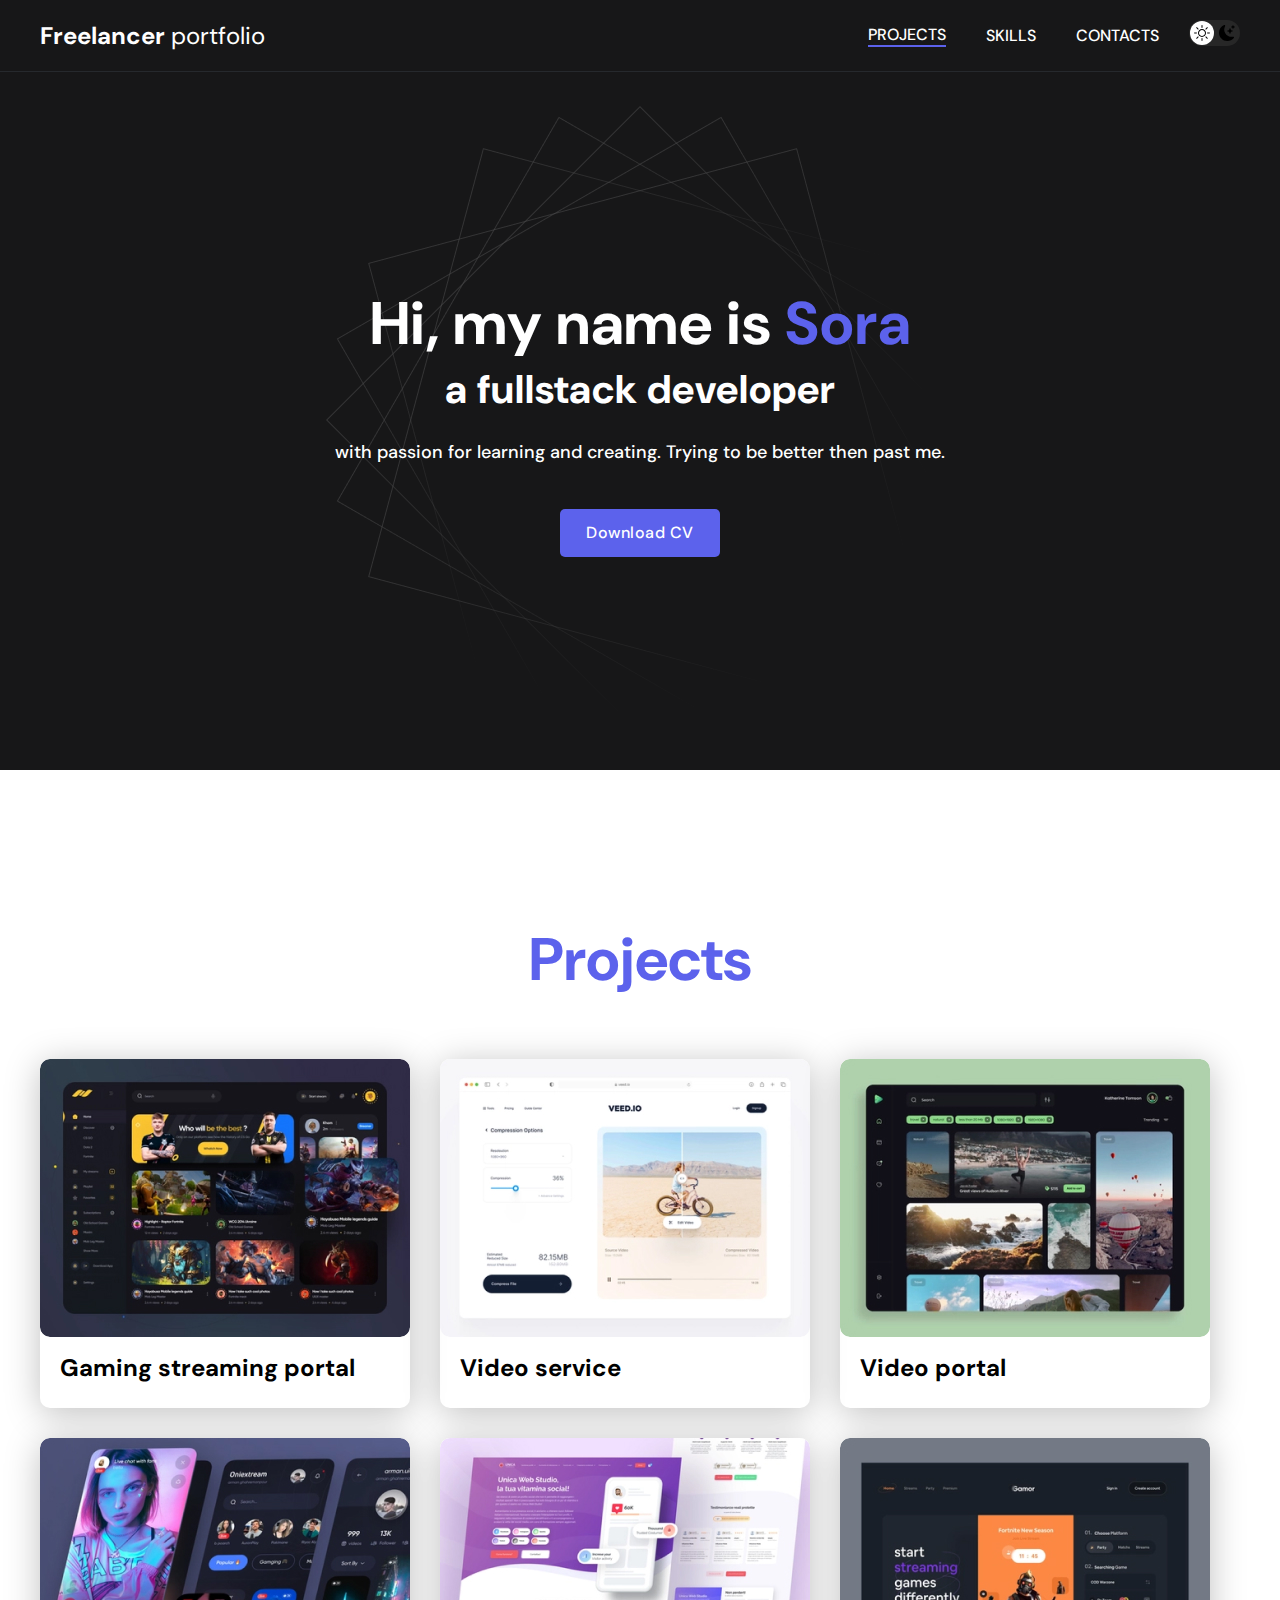
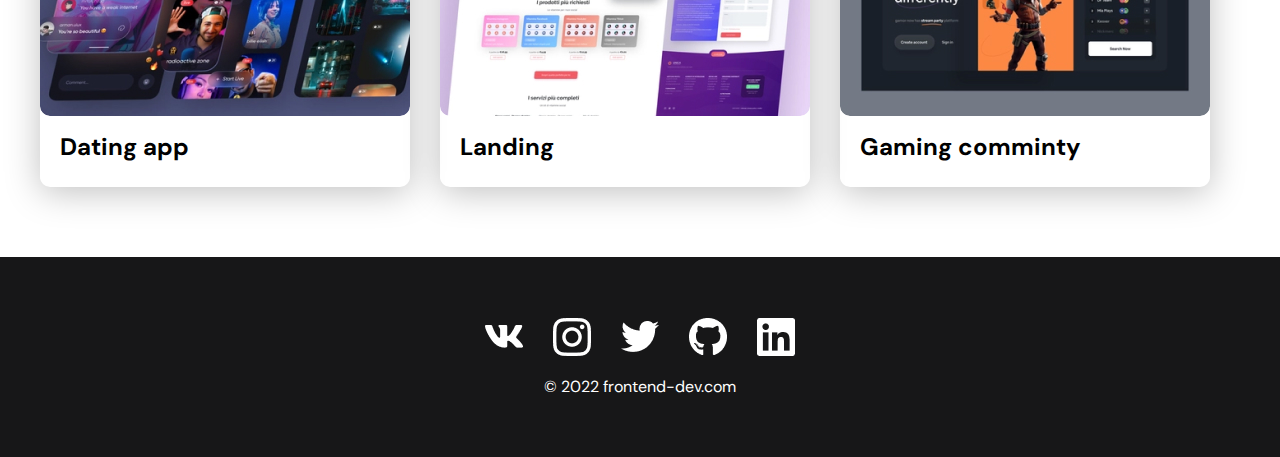
<file: index.html>
<!DOCTYPE html>
<html lang="en">
    <head>
        <link rel="stylesheet" href="./css/main.css">
        <link rel="shortcut icon" href="./src//free-icon-pc-2292038.png" type="image/x-icon">
        <meta http-equiv="Content-type" content="text/html; charset=UTF-8">
        <title>Portfolio</title>
    </head>
    <body>
        <nav class="nav">
            <div class="container">
                <a href="#!" class="logo"><span class="logo-first_part">Freelancer</span> portfolio</a>

                <button class="btn-theme-mode">
                    <img src="./src/theme-mode/Sun.svg" alt="light mode" class="btn-dark-mode__icon">
                    <img src="./src/theme-mode/Moon.svg" alt="" class="btn-light-mode__icon">
                </button>
                
                <ul class="nav_bar">
                    <li class="nav_bar--active"><a href="#projects">PROJECTS</a></li>
                    <li><a href="./public/skills.html">SKILLS</a></li>
                    <li><a href="./public/contacts.html">CONTACTS</a></li>
                </ul>
            </div>
        </nav>

        <header class="header">
            <div class="container">
                <div class="welcome-preview">
                    <h1 class="header-header">Hi, my name is <span class="my-name">Sora</span></h1>
                    <p class="smaller-header">a fullstack developer</p>
                    <p class="welcome-description">
                        with passion for learning and creating. Trying to be better then past me.
                    </p>
                    <button class="btn-cv">Download CV</button>
                </div>
            </div>
        </header>

        <main class="main">
            <div class="container">
                <div class="projects" id="projects">
                    <h2 class="projects-header">Projects</h2>

                    <ul class="project-cards">
                        <li class="project-item">
                            <img src="./src/content-cards/01.jpg" alt="">
                            <h3 class="project-card-name"><a href="./public/project-page.html">Gaming streaming portal</a></h3>
                        </li>
                        <li class="project-item">
                            <img src="./src/content-cards/02.jpg" alt="">
                            <h3 class="project-card-name"><a href="./public/project-page.html">Video service</a></h3>
                        </li>
                        <li class="project-item">
                            <img src="./src/content-cards/03.jpg" alt="">
                            <h3 class="project-card-name"><a href="./public/project-page.html">Video portal</a></h3>
                        </li>
                        <li class="project-item">
                            <img src="./src/content-cards/04.jpg" alt="">
                            <h3 class="project-card-name"><a href="./public/project-page.html">Dating app</a></h3>
                        </li>
                        <li class="project-item">
                            <img src="./src/content-cards/05.jpg" alt="">
                            <h3 class="project-card-name"><a href="./public/project-page.html">Landing</a></h3>
                        </li>
                        <li class="project-item">
                            <img src="./src/content-cards/06.jpg" alt="">
                            <h3 class="project-card-name"><a href="./public/project-page.html">Gaming comminty</a></h3>
                        </li>
                    </ul>
                </div>
            </div>
        </main>
        
        <footer class="footer">
            <div class="container">
                <ul class="footer-links">
                    <li><a href="#!" class="link"><img src="./src/footer-icons/Vector-1.png" alt="vk.png"></a></li>
                    <li><a href="#!" class="link"><img src="./src/footer-icons/Vector.png" alt="instagram.png"></a></li>
                    <li><a href="#!" class="link"><img src="./src/footer-icons/Vector-2.png" alt="twitter.png"></a></li>
                    <li><a href="#!" class="link"><img src="./src/footer-icons/Vector-3.png" alt="github.png"></a></li>
                    <li><a href="#!" class="link"><img src="./src/footer-icons/Vector-4.png" alt="linkedin.png"></a></li>
                </ul>
                <span class="copyright">© 2022 frontend-dev.com</span>
            </div>
        </footer>

        <script src="./js/main.js"></script>
    </body>
</html>
</file>
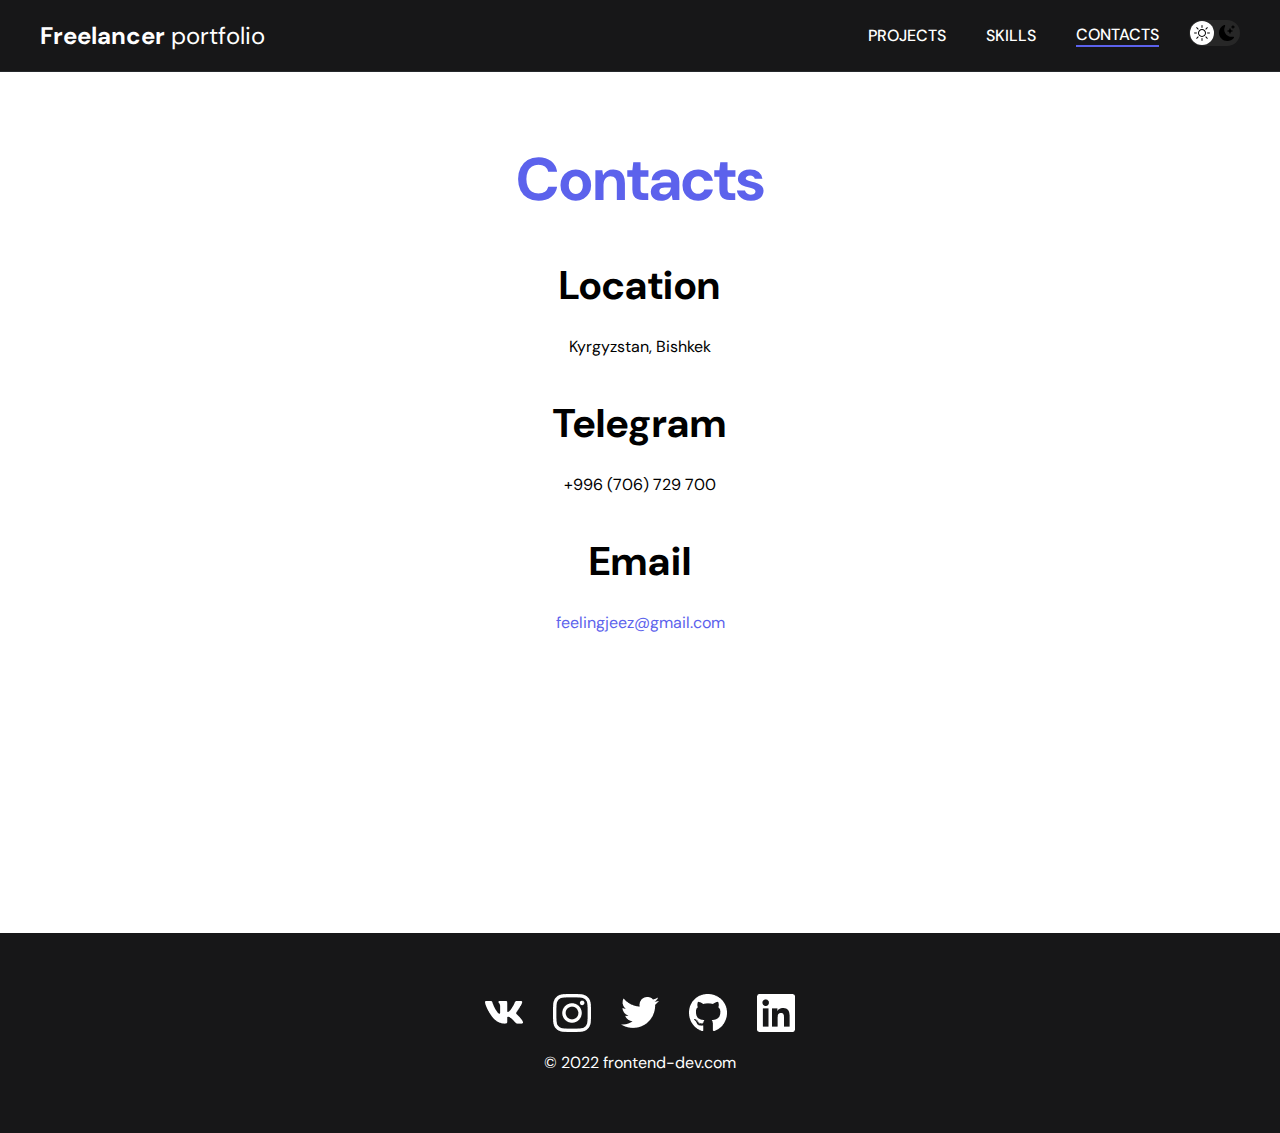
<file: public/contacts.html>
<!DOCTYPE html>
<html lang="en">
    <head>
        <link rel="stylesheet" href="../css/main.css">
        <link rel="shortcut icon" href="../src/free-icon-pc-2292038.png" type="image/x-icon">
        <meta http-equiv="Content-type" content="text/html; charset=UTF-8">
        <title>Portofolio</title>
    </head>
    <body>
        <nav class="nav">
            <div class="container">
                <a href="../index.html" class="logo"><span class="logo-first_part">Freelancer</span> portfolio</a>
                
                <button class="btn-theme-mode">
                    <img src="../src/theme-mode/Sun.svg" alt="light mode" class="btn-dark-mode__icon">
                    <img src="../src/theme-mode/Moon.svg" alt="" class="btn-light-mode__icon">
                </button>

                <ul class="nav_bar">
                    <li><a href="../index.html#projects">PROJECTS</a></li>
                    <li><a href="../public/skills.html">SKILLS</a></li>
                    <li class="nav_bar--active"><a href="#!">CONTACTS</a></li> 
                </ul>
            </div>
        </nav>

        <main class="contacts-main">
            <div class="container">
                <h2 class="contact-header">Contacts</h2>

                <div class="location">
                    <h3 class="smaller-header">Location</h3>
                    <p>Kyrgyzstan, Bishkek</p>
                </div>

                <div class="socweb">
                    <h3 class="smaller-header">Telegram</h3>
                    <a href="https://web.telegram.org/a/#915441187" target="_blank">+996 (706) 729 700</a>
                </div>

                <div class="email">
                    <h3 class="smaller-header">Email</h3>
                    <a href="#!" class="email-link" target="_blank">feelingjeez@gmail.com</a>
                </div>
            </div>
        </main>

        <footer class="footer">
            <div class="container">
                <ul class="footer-links">
                    <li><a href="#!" class="link"><img src="../src/footer-icons/Vector-1.png" alt="vk.png"></a></li>
                    <li><a href="#!" class="link"><img src="../src/footer-icons/Vector.png" alt="instagram.png"></a></li>
                    <li><a href="#!" class="link"><img src="../src/footer-icons/Vector-2.png" alt="twitter.png"></a></li>
                    <li><a href="#!" class="link"><img src="../src/footer-icons/Vector-3.png" alt="github.png"></a></li>
                    <li><a href="#!" class="link"><img src="../src/footer-icons/Vector-4.png" alt="linkedin.png"></a></li>
                </ul>
                <span class="copyright">© 2022 frontend-dev.com</span>
            </div>
        </footer>

        <script src="../js/main.js"></script>
    </body>
</html>
</file>
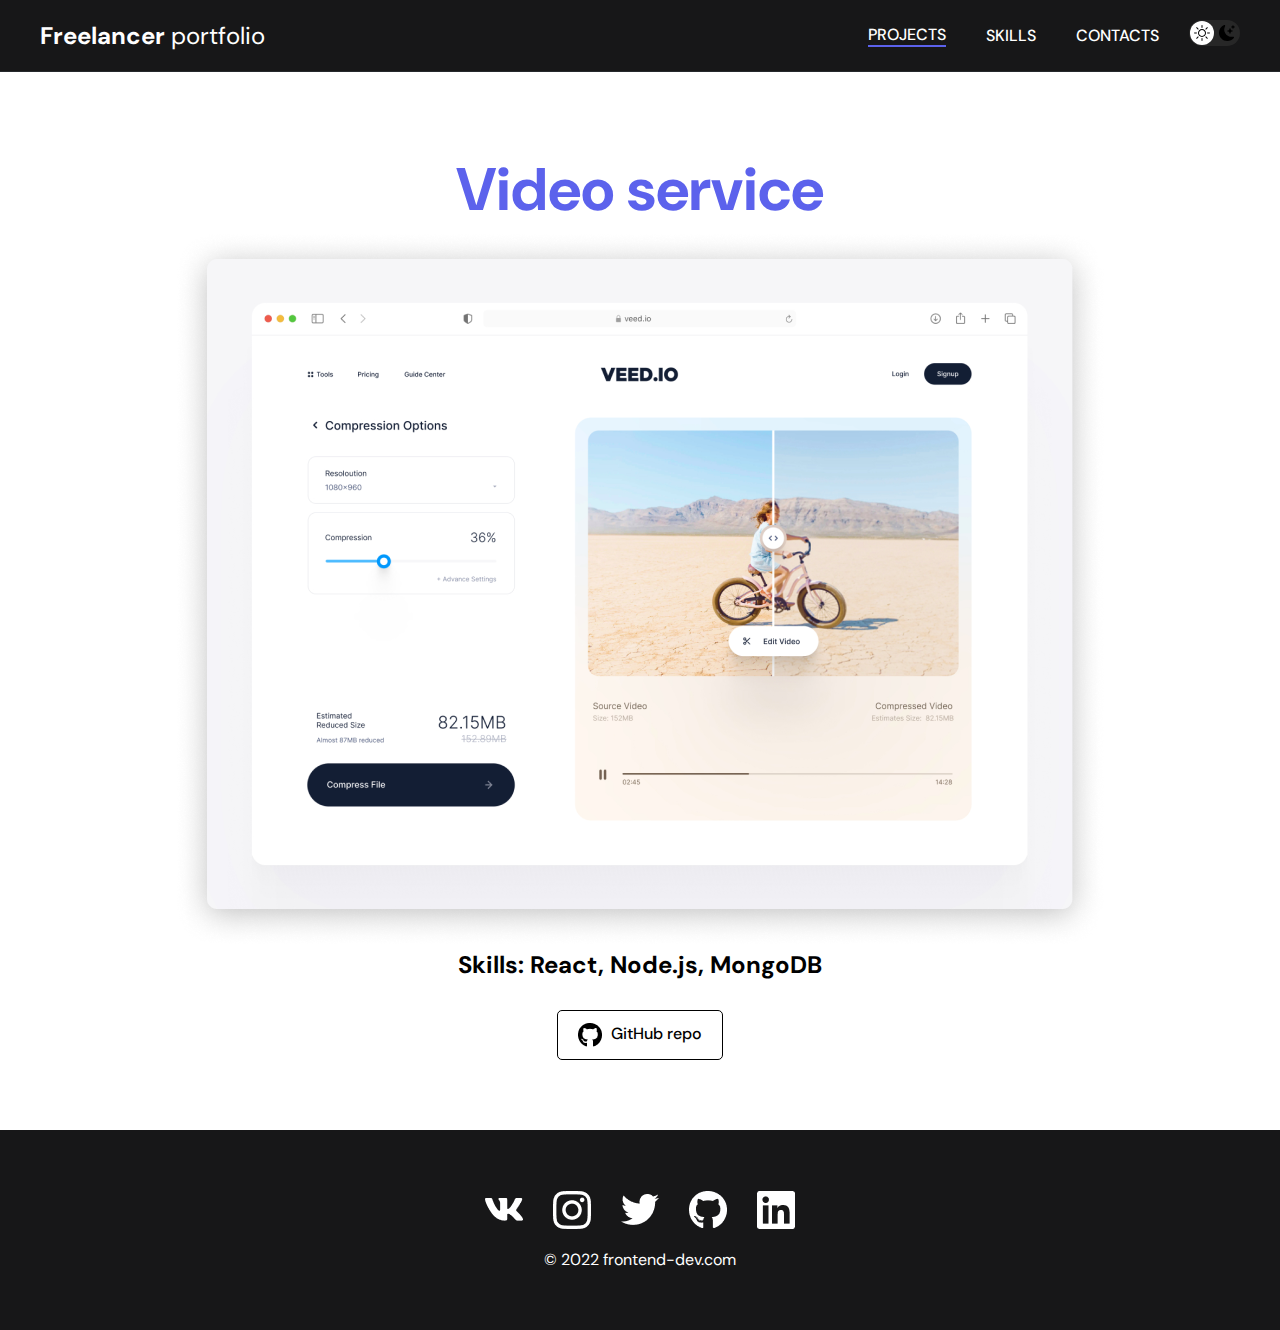
<file: public/project-page.html>
<!DOCTYPE html>
<html lang="en">
    <head>
        <link rel="stylesheet" href="../css/main.css">
        <link rel="shortcut icon" href="../src/free-icon-pc-2292038.png" type="image/x-icon">
        <meta http-equiv="Content-type" content="text/html; charset=UTF-8">
        <title>Portfolio</title>
    </head>
    <body>
        <nav class="nav">
            <div class="container">
                <a href="../index.html" class="logo"><span class="logo-first_part">Freelancer</span> portfolio</a>

                <button class="btn-theme-mode">
                    <img src="../src/theme-mode/Sun.svg" alt="light mode" class="btn-dark-mode__icon">
                    <img src="../src/theme-mode/Moon.svg" alt="" class="btn-light-mode__icon">
                </button>

                <ul class="nav_bar">
                    <li class="nav_bar--active"><a href="../index.html#projects">PROJECTS</a></li>
                    <li><a href="./skills.html">SKILLS</a></li>
                    <li><a href="./contacts.html">CONTACTS</a></li>
                </ul>
            </div>
        </nav>

        <main class="main">
            <div class="container">
                <div class="content">
                    <h2 class="content-header">Video service</h2>
                    <img src="../src/project-page/project.png" alt="" class="project-image">
                    <p class="description">Skills: React, Node.js, MongoDB</p>
                    <button class="btn-repo"><img src="../src/project-page/github.png" alt=""> GitHub repo</button>
                </div>
            </div>
        </main>

        <footer class="footer">
            <div class="container">
                <ul class="footer-links">
                    <li><a href="#!" class="link"><img src="../src/footer-icons/Vector-1.png" alt=""></a></li>
                    <li><a href="#!" class="link"><img src="../src/footer-icons/Vector.png" alt=""></a></li>
                    <li><a href="#!" class="link"><img src="../src/footer-icons/Vector-2.png" alt=""></a></li>
                    <li><a href="#!" class="link"><img src="../src/footer-icons/Vector-3.png" alt=""></a></li>
                    <li><a href="#!" class="link"><img src="../src/footer-icons/Vector-4.png" alt=""></a></li>
                </ul>
                <span class="copyright">© 2022 frontend-dev.com</span>
            </div>
        </footer>

        <script src="../js/main.js"></script>
    </body>
</html>
</file>
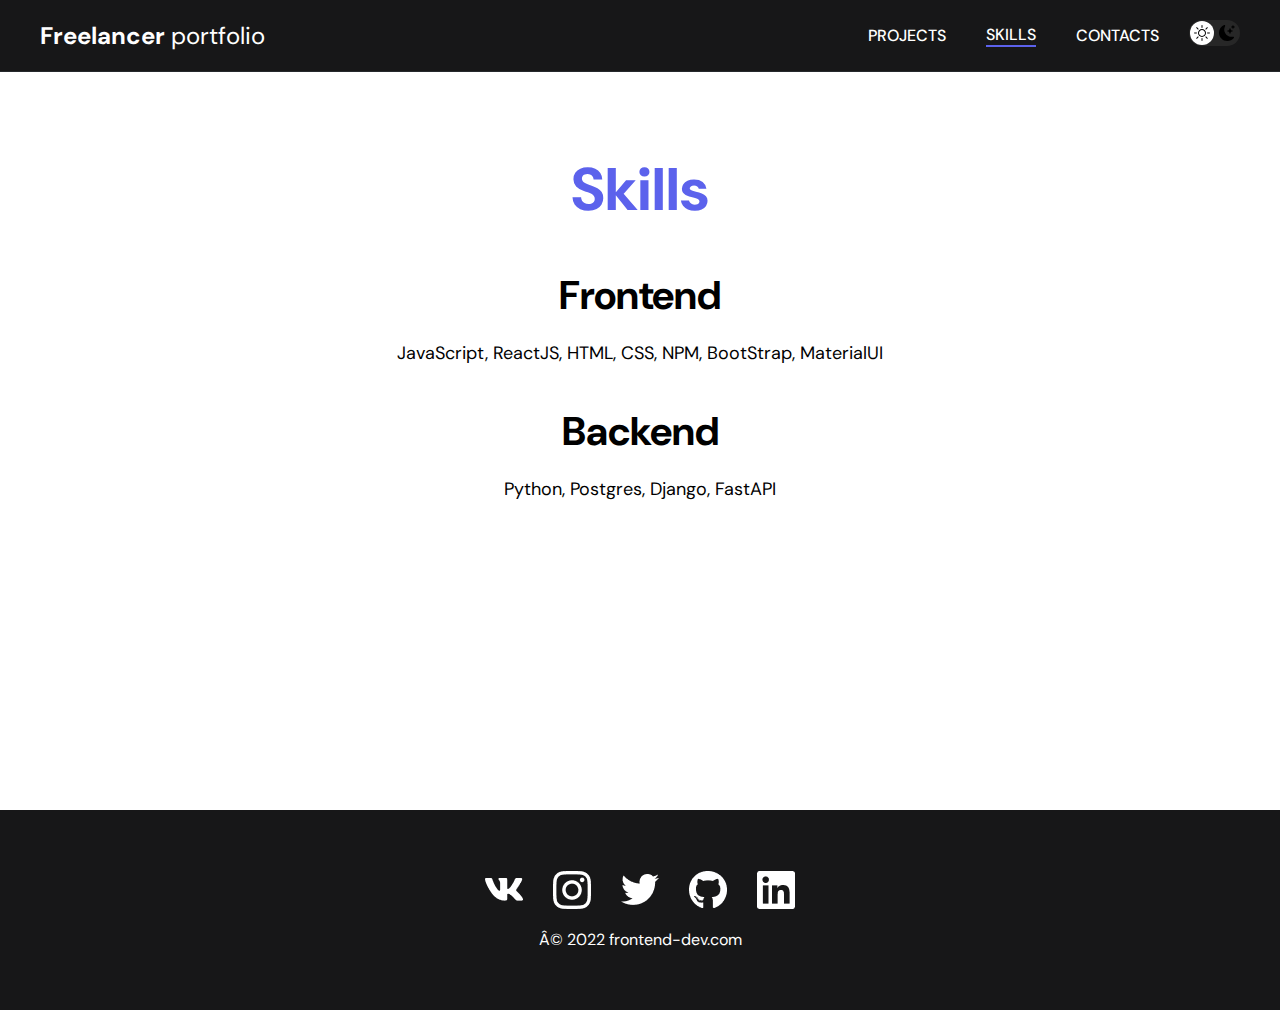
<file: public/skills.html>
<!DOCTYPE html>
<html lang="en">
    <head>
        <link rel="stylesheet" href="../css/main.css">
        <link rel="shortcut icon" href="../src/free-icon-pc-2292038.png" type="image/x-icon">
        <meta http-equiv="Content-typ" content="text/html; charset=UTF-8">
        <title>Portfolio</title>
    </head>
    <body>
        <nav class="nav">
            <div class="container">
                <a href="../index.html" class="logo"><span class="logo-first_part">Freelancer</span> portfolio</a>

                <button class="btn-theme-mode">
                    <img src="../src/theme-mode/Sun.svg" alt="light mode" class="btn-dark-mode__icon">
                    <img src="../src/theme-mode/Moon.svg" alt="" class="btn-light-mode__icon">
                </button>

                <ul class="nav_bar">
                    <li><a href="../index.html#projects">PROJECTS</a></li>
                    <li class="nav_bar--active"><a href="#!">SKILLS</a></li>
                    <li><a href="./contacts.html">CONTACTS</a></li>
                </ul>
            </div>
        </nav>

        <main class="skills-main">
            <div class="container">
                <h2 class="skills-header">Skills</h2>

                <div class="frontend-stacks">
                    <h3 class="stacks-header">Frontend</h3>
                    <p>JavaScript, ReactJS, HTML, CSS, NPM, BootStrap, MaterialUI</p>
                </div>

                <div class="backend-stacks">
                    <h3 class="stacks-header">Backend</h3>
                    <p>Python, Postgres, Django, FastAPI</p>
                </div>
            </div>
        </main>

        <footer class="footer">
            <div class="container">
                <ul class="footer-links">
                    <li><a href="#!" class="link"><img src="../src/footer-icons/Vector-1.png" alt=""></a></li>
                    <li><a href="#!" class="link"><img src="../src/footer-icons/Vector.png" alt=""></a></li>
                    <li><a href="#!" class="link"><img src="../src/footer-icons/Vector-2.png" alt=""></a></li>
                    <li><a href="#!" class="link"><img src="../src/footer-icons/Vector-3.png" alt=""></a></li>
                    <li><a href="#!" class="link"><img src="../src/footer-icons/Vector-4.png" alt=""></a></li>
                </ul>
                <span class="copyright">© 2022 frontend-dev.com</span>
            </div>
        </footer>

        <script src="../js/main.js"></script>
    </body>
</html>
</file>
<file: css/main.css>
/* Reset and base styles  */
@import url("https://fonts.googleapis.com/css2?family=DM+Sans:ital,opsz,wght@0,9..40,100..1000;1,9..40,100..1000&display=swap");
@import url("https://fonts.googleapis.com/css2?family=Poppins:ital,wght@0,100;0,200;0,300;0,400;0,500;0,600;0,700;0,800;0,900;1,100;1,200;1,300;1,400;1,500;1,600;1,700;1,800;1,900&display=swap");
* {
  padding: 0px;
  margin: 0px;
  border: none;
}

*,
*::before,
*::after {
  -webkit-box-sizing: border-box;
          box-sizing: border-box;
}

/* Links */
a, a:link, a:visited {
  text-decoration: none;
}

a:hover {
  text-decoration: none;
}

/* Common */
aside, nav, footer, header, section, main {
  display: block;
}

h1, h2, h3, h4, h5, h6, p {
  font-size: inherit;
  font-weight: inherit;
}

ul, ul li {
  list-style: none;
}

img {
  vertical-align: top;
}

img, svg {
  max-width: 100%;
  height: auto;
}

address {
  font-style: normal;
}

/* Form */
input, textarea, button, select {
  font-family: inherit;
  font-size: inherit;
  color: inherit;
  background-color: transparent;
}

input::-ms-clear {
  display: none;
}

button, input[type=submit] {
  display: inline-block;
  -webkit-box-shadow: none;
          box-shadow: none;
  background-color: transparent;
  background: none;
  cursor: pointer;
}

input:focus, input:active,
button:focus, button:active {
  outline: none;
}

button::-moz-focus-inner {
  padding: 0;
  border: 0;
}

label {
  cursor: pointer;
}

legend {
  display: block;
}

body {
  font-family: "DM Sans", sans-serif;
  background-color: #fff;
}

a {
  color: #fff;
}

.container {
  width: 1200px;
}

.dark {
  color: #fff;
  background-color: #252526;
}
.dark .projects .project-item a {
  color: #fff;
}
.dark .projects .project-item {
  -webkit-box-shadow: 0px 5px 35px rgb(0, 0, 0);
          box-shadow: 0px 5px 35px rgb(0, 0, 0);
}
.dark .socweb a {
  color: #fff;
}
.dark .btn-repo {
  background-color: #fff;
  color: #000;
}

.nav {
  display: -webkit-box;
  display: -ms-flexbox;
  display: flex;
  -webkit-box-pack: center;
      -ms-flex-pack: center;
          justify-content: center;
  background-color: #171718;
  border-bottom: 1px solid #26292D;
  padding: 20px 0;
  position: fixed;
  top: 0;
  left: 0;
  right: 0;
  width: 100%;
}
.nav .container {
  display: -webkit-box;
  display: -ms-flexbox;
  display: flex;
  -webkit-box-pack: end;
      -ms-flex-pack: end;
          justify-content: flex-end;
}
.nav .container .logo {
  font-size: 24px;
  font-weight: 400;
  margin-right: auto;
  -webkit-transition: 0.2s;
  transition: 0.2s;
}
.nav .container .logo .logo-first_part {
  font-weight: 700;
}
.nav .container .logo:hover {
  opacity: 0.8;
}

.nav_bar {
  gap: 40px;
  display: -webkit-box;
  display: -ms-flexbox;
  display: flex;
  -webkit-box-align: center;
      -ms-flex-align: center;
          align-items: center;
  font-weight: 500;
}
.nav_bar .nav_bar--active {
  border-bottom: 2px solid #5C62EC;
}
.nav_bar a {
  -webkit-transition: 0.2s;
  transition: 0.2s;
}
.nav_bar a:hover {
  opacity: 0.8;
}

/* Theme mode button */
.btn-theme-mode {
  width: 51px;
  height: 26px;
  margin-left: 30px;
  padding: 5px;
  -webkit-box-ordinal-group: 6;
      -ms-flex-order: 5;
          order: 5;
  position: relative;
  display: -webkit-box;
  display: -ms-flexbox;
  display: flex;
  -webkit-box-pack: justify;
      -ms-flex-pack: justify;
          justify-content: space-between;
  border-radius: 50px;
  background-color: #272727;
}

.btn-theme-mode::before {
  content: "";
  position: absolute;
  top: 1px;
  left: 1px;
  width: 24px;
  height: 24px;
  display: block;
  border-radius: 50%;
  background-color: #fff;
  -webkit-transition: left 0.3s ease-in;
  transition: left 0.3s ease-in;
}

.btn-theme-mode--active::before {
  left: 26px;
}

.btn-dark-mode__icon {
  position: relative;
}

.btn-light-mode__icon {
  position: relative;
}

.header {
  display: -webkit-box;
  display: -ms-flexbox;
  display: flex;
  -webkit-box-pack: center;
      -ms-flex-pack: center;
          justify-content: center;
  -webkit-box-align: center;
      -ms-flex-align: center;
          align-items: center;
  background-color: #171718;
  height: 700px;
  margin-top: 70px;
  background-color: #171718;
  background-image: url("./../src/content-abstract/Abstract.png");
  background-position: center center;
  background-repeat: no-repeat;
}

.welcome-preview {
  text-align: center;
  color: #fff;
}

.header-header {
  font-size: 60px;
  text-align: center;
  font-weight: 700;
  letter-spacing: 1px;
}
.header-header .my-name {
  color: #5C62EC;
}

.smaller-header {
  font-size: 40px;
  font-weight: 700;
  letter-spacing: 1px;
  margin-bottom: 25px;
}

.welcome-description {
  font-size: 18px;
  font-weight: 500;
  margin-bottom: 45px;
}

.btn-cv {
  width: 160px;
  height: 48px;
  font-weight: 500;
  border-radius: 5px;
  background-color: #5C62EC;
  letter-spacing: 0.5px;
  -webkit-transition: 0.3s;
  transition: 0.3s;
}
.btn-cv:hover {
  background-color: #3F46CA;
}

.main {
  display: -webkit-box;
  display: -ms-flexbox;
  display: flex;
  -webkit-box-pack: center;
      -ms-flex-pack: center;
          justify-content: center;
  margin-bottom: 70px;
}

.projects {
  text-align: center;
}
.projects .projects-header {
  font-size: 60px;
  font-weight: 700;
  margin-bottom: 60px;
  color: #5C62EC;
}
.projects .project-cards {
  display: -webkit-box;
  display: -ms-flexbox;
  display: flex;
  -ms-flex-wrap: wrap;
      flex-wrap: wrap;
  -webkit-column-gap: 30px;
     -moz-column-gap: 30px;
          column-gap: 30px;
  row-gap: 30px;
}
.projects .project-item {
  font-size: 24px;
  font-weight: 700;
  text-align: start;
  border-radius: 10px;
  -webkit-box-shadow: 0px 5px 35px rgba(0, 0, 0, 0.25);
          box-shadow: 0px 5px 35px rgba(0, 0, 0, 0.25);
}
.projects .project-item h3 {
  margin: 15px 0 25px 20px;
}
.projects .project-item a {
  color: #000;
  -webkit-transition: 0.3s;
  transition: 0.3s;
}
.projects .project-item a:hover {
  color: #5C62EC;
}
.projects .project-item img {
  border-radius: 10px;
}

.footer {
  height: 200px;
  display: -webkit-box;
  display: -ms-flexbox;
  display: flex;
  -webkit-box-align: center;
      -ms-flex-align: center;
          align-items: center;
  -webkit-box-pack: center;
      -ms-flex-pack: center;
          justify-content: center;
  background-color: #171718;
}

.footer-links {
  gap: 30px;
  display: -webkit-box;
  display: -ms-flexbox;
  display: flex;
  -webkit-box-align: center;
      -ms-flex-align: center;
          align-items: center;
  -webkit-box-pack: center;
      -ms-flex-pack: center;
          justify-content: center;
  margin-bottom: 20px;
}

.copyright {
  color: white;
  display: -webkit-box;
  display: -ms-flexbox;
  display: flex;
  -webkit-box-pack: center;
      -ms-flex-pack: center;
          justify-content: center;
}

.main {
  margin-top: 150px;
}
.main .container {
  display: -webkit-box;
  display: -ms-flexbox;
  display: flex;
  text-align: center;
  -webkit-box-pack: center;
      -ms-flex-pack: center;
          justify-content: center;
}

.content-header {
  font-size: 60px;
  font-weight: 700;
  color: #5C62EC;
}

.description {
  font-size: 24px;
  font-weight: 700;
  margin-bottom: 30px;
}

.btn-repo {
  padding: 12px 20px;
  font-weight: 500;
  border: 1px solid #000;
  border-radius: 5px;
}
.btn-repo img {
  margin-right: 5px;
}

.skills-main {
  display: -webkit-box;
  display: -ms-flexbox;
  display: flex;
  -webkit-box-pack: center;
      -ms-flex-pack: center;
          justify-content: center;
  text-align: center;
  height: 740px;
  margin-top: 70px;
}
.skills-main .container {
  display: -webkit-box;
  display: -ms-flexbox;
  display: flex;
  -webkit-box-orient: vertical;
  -webkit-box-direction: normal;
      -ms-flex-direction: column;
          flex-direction: column;
  -webkit-box-align: center;
      -ms-flex-align: center;
          align-items: center;
}
.skills-main .skills-header {
  margin-top: 80px;
  font-size: 60px;
  font-weight: 700;
  color: #5C62EC;
}
.skills-main .stacks-header {
  font-size: 40px;
  font-weight: 700;
  margin-top: 40px;
  margin-bottom: 20px;
}
.skills-main p {
  font-size: 18px;
}

.contacts-main {
  display: -webkit-box;
  display: -ms-flexbox;
  display: flex;
  -webkit-box-pack: center;
      -ms-flex-pack: center;
          justify-content: center;
  margin-top: 70px;
}
.contacts-main .container {
  text-align: center;
}

.contact-header {
  font-size: 60px;
  font-weight: 700;
  margin-top: 70px;
  margin-bottom: 40px;
  color: #5C62EC;
}

.socweb {
  margin-top: 40px;
  margin-bottom: 40px;
}
.socweb a {
  color: #000;
  -webkit-transition: 0.2s;
  transition: 0.2s;
}
.socweb a:hover {
  opacity: 0.7;
}

.email {
  margin-bottom: 300px;
}
.email .email-link {
  -webkit-transition: 0.2s;
  transition: 0.2s;
  color: #5C62EC;
}
.email .email-link:hover {
  color: #3F46CA;
}

.smaller-header {
  font-size: 40px;
  font-weight: 700;
}
</file>
